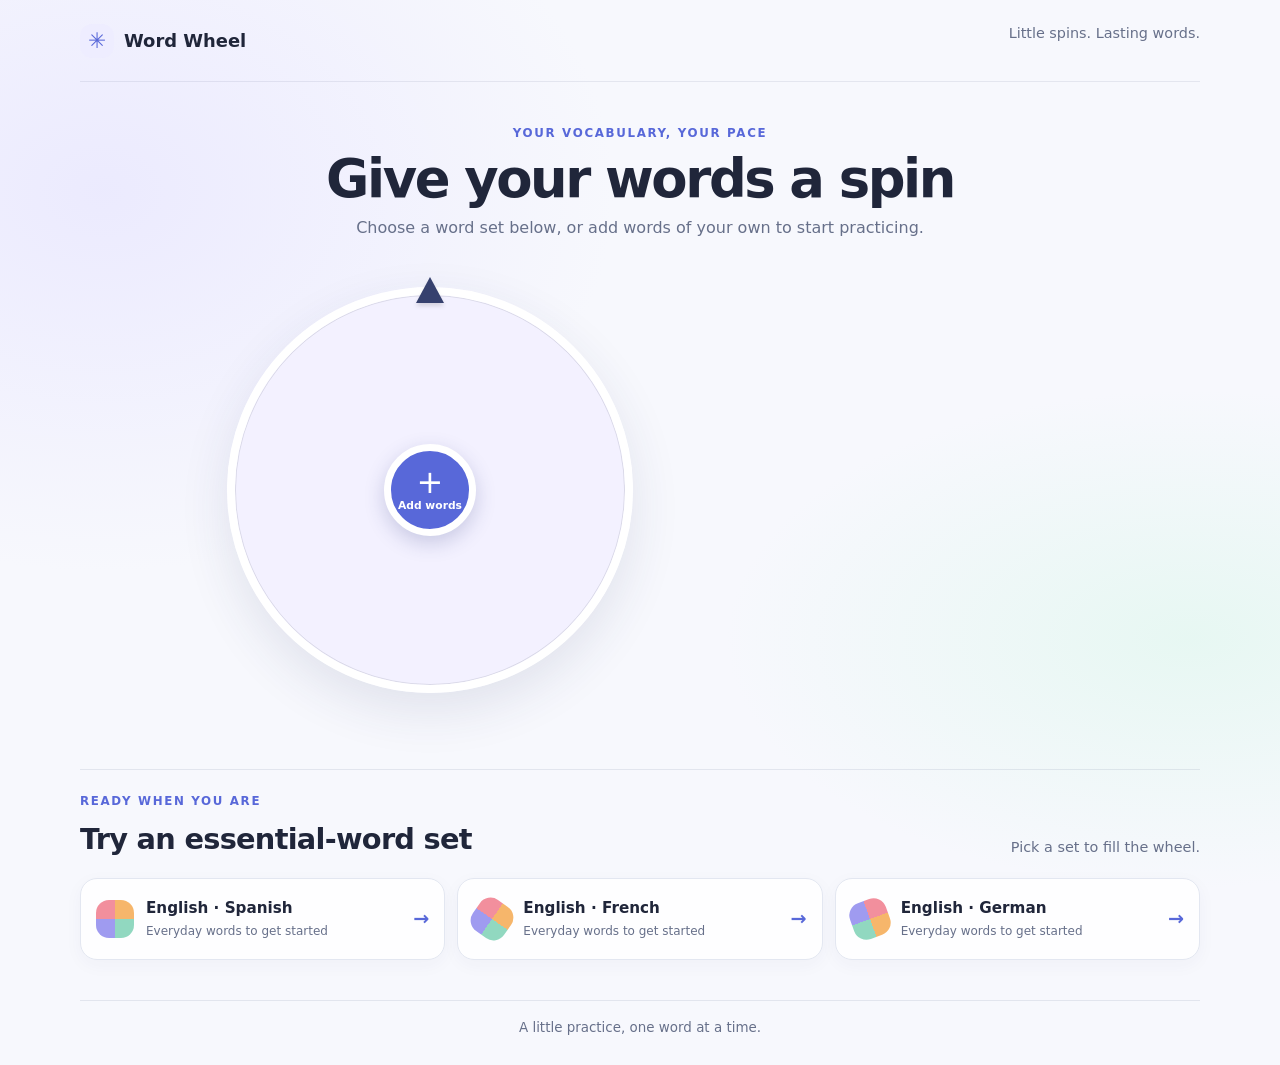
<file: index.html>
<!doctype html>
<html lang="en">
<head>
  <meta charset="utf-8">
  <meta name="viewport" content="width=device-width, initial-scale=1">
  <meta name="theme-color" content="#f6f7fc">
  <title>Word Wheel — Practice vocabulary</title>
  <link rel="stylesheet" href="styles.css">
  <script src="word-sets.js" defer></script>
  <script src="app.js" defer></script>
</head>
<body>
  <main class="page">
    <header class="site-header">
      <a class="brand" href="./" aria-label="Word Wheel home">
        <span class="brand-mark" aria-hidden="true">✳</span>
        <span>Word Wheel</span>
      </a>
      <p>Little spins. Lasting words.</p>
    </header>

    <section class="practice-section" aria-labelledby="page-title">
      <div class="section-heading">
        <p class="eyebrow">Your vocabulary, your pace</p>
        <h1 id="page-title">Give your words a spin</h1>
        <p class="intro">Choose a word set below, or add words of your own to start practicing.</p>
      </div>

      <div class="wheel-layout">
        <div class="wheel-column">
          <div class="wheel-shell">
            <span class="wheel-pointer" aria-hidden="true"></span>
            <div id="wheel" class="wheel" role="img" aria-label="An empty vocabulary wheel">
              <div id="wheel-labels" class="wheel-labels" aria-hidden="true"></div>
              <a id="add-words-link" class="wheel-add" href="add-words.html" aria-label="Add your own words">
                <span aria-hidden="true">+</span>
                <small>Add words</small>
              </a>
            </div>
          </div>
          <button id="spin-button" class="button button-primary spin-button" type="button" hidden>Spin the wheel</button>
          <p id="wheel-message" class="status-message" role="status" aria-live="polite"></p>
        </div>

        <section id="practice-panel" class="practice-panel" aria-label="Selected word" hidden>
          <p class="eyebrow">Your word</p>
          <button id="word-card" class="word-card" type="button" aria-label="Reveal translation" aria-pressed="false">
            <span class="card-inner">
              <span id="card-word" class="card-face card-front"></span>
              <span id="card-translation" class="card-face card-back" aria-hidden="true"></span>
            </span>
          </button>
          <p id="card-hint" class="card-hint">Take a moment to remember it, then tap the card.</p>
          <div id="recall-actions" class="recall-actions" hidden>
            <button id="got-it-button" class="button button-primary" type="button">I got it</button>
            <button id="not-yet-button" class="button button-secondary" type="button">Not yet</button>
          </div>
          <p id="recall-message" class="status-message" role="status" aria-live="polite"></p>
        </section>

        <section id="complete-panel" class="complete-panel" aria-live="polite" hidden>
          <span class="complete-icon" aria-hidden="true">✓</span>
          <p class="eyebrow">Round complete</p>
          <h2>Lovely work!</h2>
          <p>You got every word this round. Want to practice them again?</p>
          <div class="recall-actions">
            <button id="restart-button" class="button button-primary" type="button">Restart round</button>
            <button id="finish-button" class="button button-secondary" type="button">Finish</button>
          </div>
        </section>
      </div>
    </section>

    <section id="examples-section" class="examples-section" aria-labelledby="examples-title">
      <div class="examples-heading">
        <div>
          <p class="eyebrow">Ready when you are</p>
          <h2 id="examples-title">Try an essential-word set</h2>
        </div>
        <p>Pick a set to fill the wheel.</p>
      </div>
      <div id="example-sets" class="example-grid"></div>
    </section>

    <footer class="site-footer">A little practice, one word at a time.</footer>
  </main>
</body>
</html>
</file>
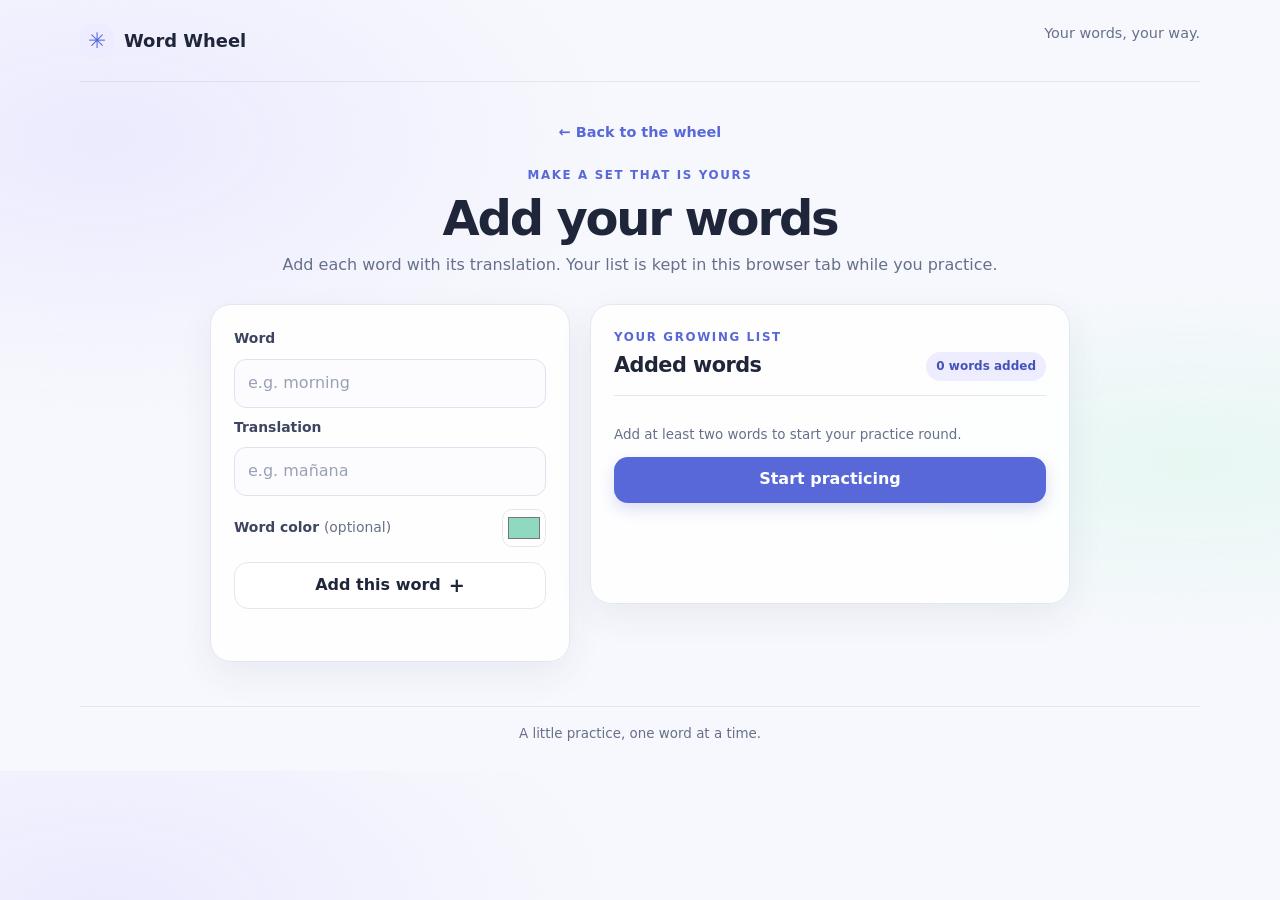
<file: add-words.html>
<!doctype html>
<html lang="en">
<head>
  <meta charset="utf-8">
  <meta name="viewport" content="width=device-width, initial-scale=1">
  <meta name="theme-color" content="#f6f7fc">
  <title>Add your words — Word Wheel</title>
  <link rel="stylesheet" href="styles.css">
  <script src="app.js" defer></script>
</head>
<body>
  <main class="page">
    <header class="site-header">
      <a class="brand" href="./" aria-label="Word Wheel home">
        <span class="brand-mark" aria-hidden="true">✳</span>
        <span>Word Wheel</span>
      </a>
      <p>Your words, your way.</p>
    </header>
    <section class="add-page-section" aria-labelledby="add-page-title">
      <div class="add-page-heading">
        <a class="back-link" href="./">← Back to the wheel</a>
        <p class="eyebrow">Make a set that is yours</p>
        <h1 id="add-page-title">Add your words</h1>
        <p class="intro">Add each word with its translation. Your list is kept in this browser tab while you practice.</p>
      </div>

      <div class="add-layout">
        <form id="word-form" class="word-form" novalidate>
          <label for="word-input">Word</label>
          <input id="word-input" name="word" type="text" autocomplete="off" placeholder="e.g. morning">

          <label for="translation-input">Translation</label>
          <input id="translation-input" name="translation" type="text" autocomplete="off" placeholder="e.g. mañana">

          <div class="color-field">
            <label for="color-input">Word color <span>(optional)</span></label>
            <input id="color-input" name="color" type="color" value="#91d8c0" aria-label="Choose a color for this word">
          </div>

          <button class="button button-secondary add-entry-button" type="submit">Add this word <span aria-hidden="true">+</span></button>
          <p id="form-message" class="form-message" role="status" aria-live="polite"></p>
        </form>

        <section class="added-words-panel" aria-labelledby="added-words-title">
          <div class="added-words-heading">
            <div>
              <p class="eyebrow">Your growing list</p>
              <h2 id="added-words-title">Added words</h2>
            </div>
            <span id="word-count" class="word-count">0 words added</span>
          </div>
          <ul id="custom-word-list" class="custom-word-list"></ul>
          <p class="minimum-hint">Add at least two words to start your practice round.</p>
          <button id="start-custom-practice" class="button button-primary start-custom-button" type="button">Start practicing</button>
        </section>
      </div>
    </section>
    <footer class="site-footer">A little practice, one word at a time.</footer>
  </main>
</body>
</html>
</file>
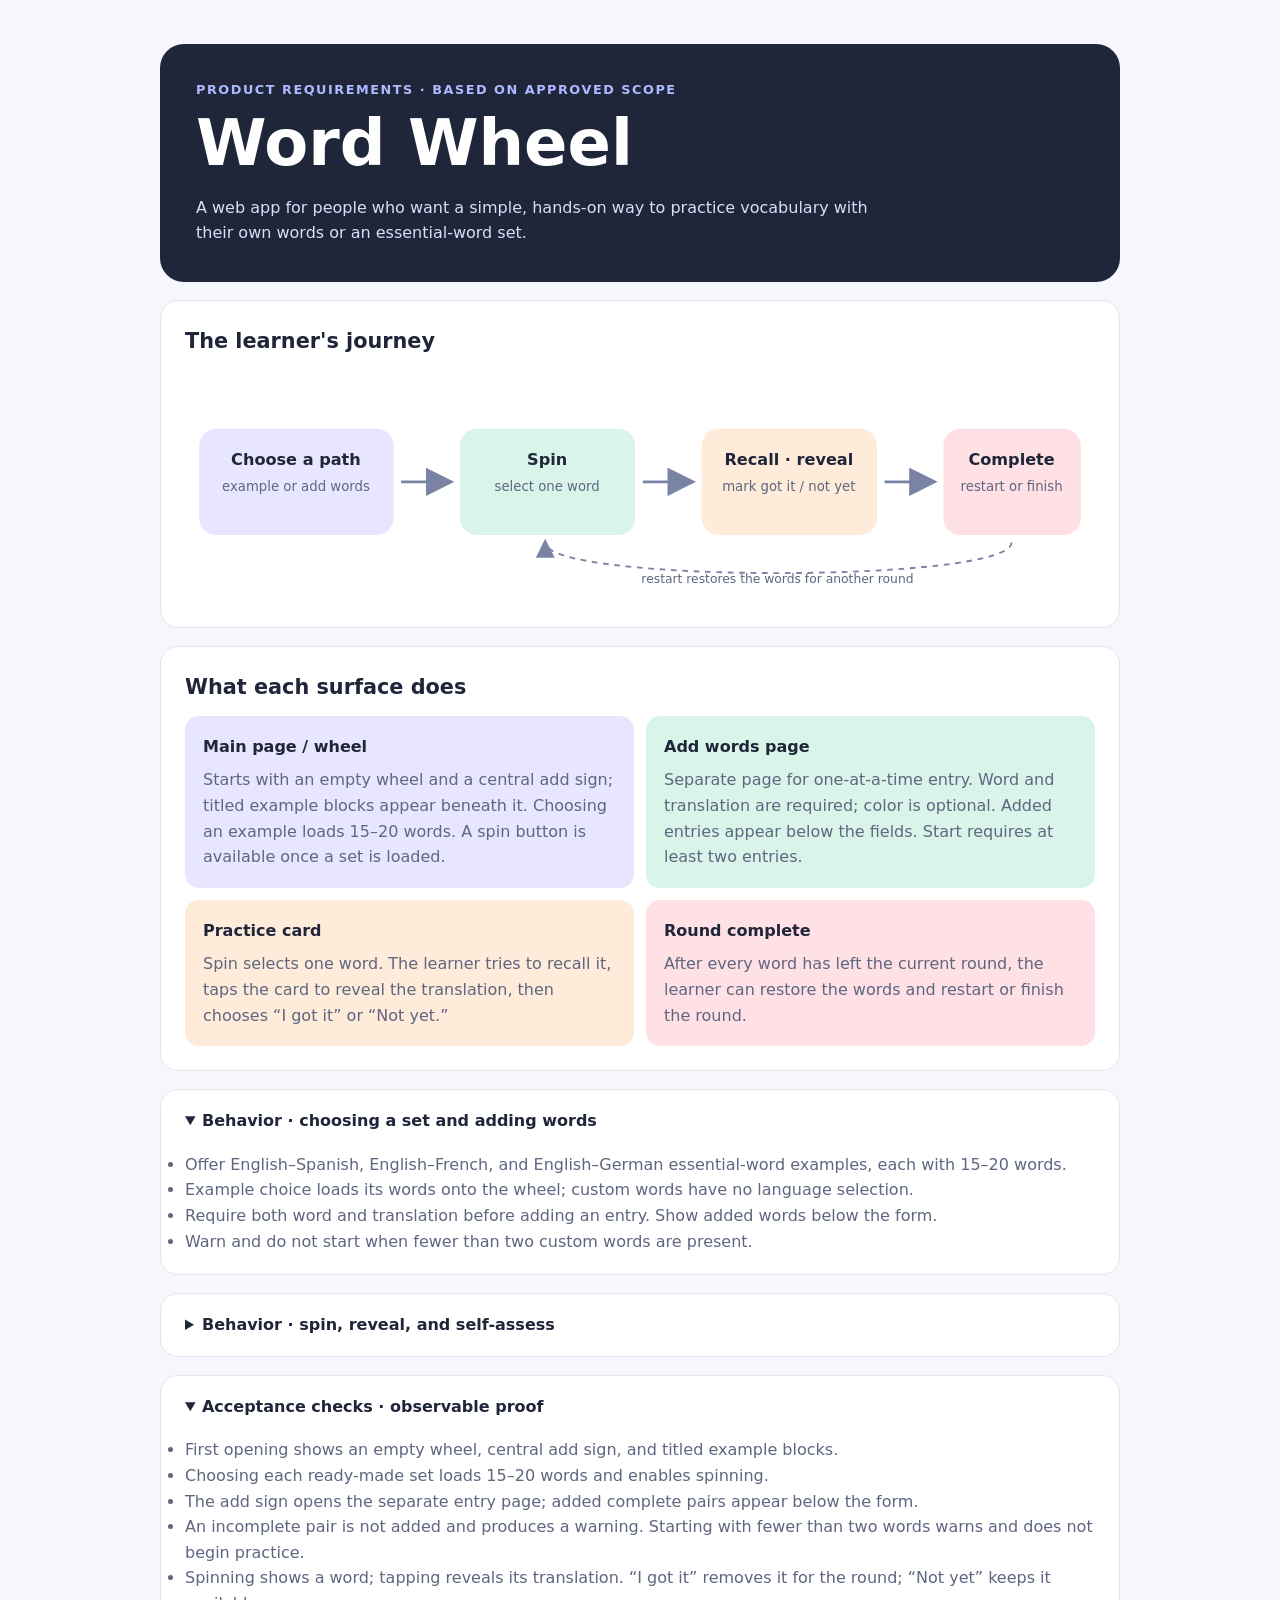
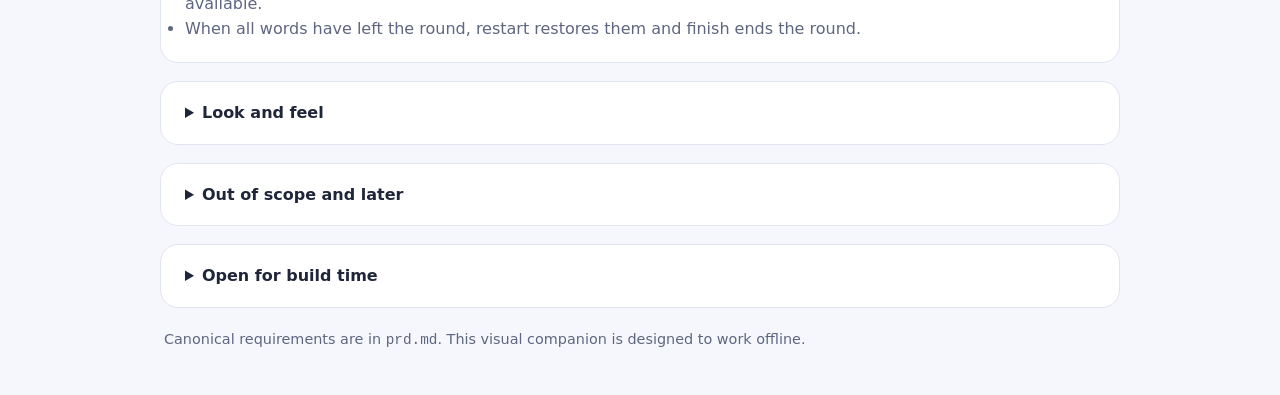
<file: devpost/prd.html>
<!doctype html>
<html lang="en">
<head>
  <meta charset="utf-8">
  <meta name="viewport" content="width=device-width, initial-scale=1">
  <title>Word Wheel — Product Requirements</title>
  <style>
    :root {
      color-scheme: light;
      --ink: #20263a;
      --muted: #5e6680;
      --paper: #f6f7fc;
      --card: #fff;
      --line: #e1e5f0;
      --blue: #5365d9;
      --mint: #d9f5e9;
      --lilac: #e8e6ff;
      --peach: #ffebd9;
      --rose: #ffe1e5;
    }
    * { box-sizing: border-box; }
    body { margin: 0; background: var(--paper); color: var(--ink); font: 16px/1.6 system-ui, -apple-system, "Segoe UI", sans-serif; }
    main { width: min(960px, calc(100% - 32px)); margin: 44px auto; }
    header { padding: 36px; border-radius: 24px; background: #20263a; color: white; }
    header p { max-width: 700px; margin-bottom: 0; color: #d8def8; }
    .eyebrow { color: #aebaff; font-size: .8rem; font-weight: 700; letter-spacing: .12em; text-transform: uppercase; }
    h1 { margin: 8px 0; font-size: clamp(2.3rem, 7vw, 4rem); line-height: 1.1; }
    h2 { margin: 0 0 12px; font-size: 1.3rem; }
    h3 { margin: 0 0 6px; font-size: 1rem; }
    section, details { margin-top: 18px; padding: 24px; border: 1px solid var(--line); border-radius: 18px; background: var(--card); }
    .diagram { overflow-x: auto; }
    svg { display: block; min-width: 700px; width: 100%; height: auto; }
    .screens { display: grid; grid-template-columns: repeat(2, minmax(0, 1fr)); gap: 12px; }
    .screen { padding: 18px; border-radius: 14px; background: var(--lilac); }
    .screen:nth-child(2) { background: var(--mint); }
    .screen:nth-child(3) { background: var(--peach); }
    .screen:nth-child(4) { background: var(--rose); }
    .screen p, .screen ul { margin: 8px 0 0; color: var(--muted); }
    .screen ul { padding-left: 20px; }
    details { padding: 0; }
    summary { padding: 18px 24px; cursor: pointer; font-weight: 700; }
    details p, details ul { margin: 0; padding: 0 24px 20px; color: var(--muted); }
    footer { margin: 20px 4px; color: var(--muted); font-size: .9rem; }
    @media (max-width: 640px) {
      main { margin: 20px auto; }
      header { padding: 26px; }
      section { padding: 18px; }
      .screens { grid-template-columns: 1fr; }
    }
  </style>
</head>
<body>
  <main>
    <header>
      <div class="eyebrow">Product requirements · based on approved scope</div>
      <h1>Word Wheel</h1>
      <p>A web app for people who want a simple, hands-on way to practice vocabulary with their own words or an essential-word set.</p>
    </header>

    <section class="diagram">
      <h2>The learner's journey</h2>
      <svg viewBox="0 0 960 245" role="img" aria-labelledby="journey-title journey-desc">
        <title id="journey-title">Word Wheel journey</title>
        <desc id="journey-desc">Choose an example set or add words, spin, flip the card to check the translation, mark recall, then restart or finish.</desc>
        <defs><marker id="arrow" markerWidth="10" markerHeight="10" refX="8" refY="5" orient="auto"><path d="M0 0L10 5L0 10z" fill="#7a83a4"></path></marker></defs>
        <rect x="15" y="62" width="205" height="112" rx="18" fill="#e8e6ff"></rect>
        <text x="117" y="100" text-anchor="middle" font-size="17" font-weight="700" fill="#20263a">Choose a path</text>
        <text x="117" y="128" text-anchor="middle" font-size="14" fill="#5e6680">example or add words</text>
        <path d="M228 118H278" stroke="#7a83a4" stroke-width="3" marker-end="url(#arrow)"></path>
        <rect x="290" y="62" width="185" height="112" rx="18" fill="#d9f5e9"></rect>
        <text x="382" y="100" text-anchor="middle" font-size="17" font-weight="700" fill="#20263a">Spin</text>
        <text x="382" y="128" text-anchor="middle" font-size="14" fill="#5e6680">select one word</text>
        <path d="M483 118H533" stroke="#7a83a4" stroke-width="3" marker-end="url(#arrow)"></path>
        <rect x="545" y="62" width="185" height="112" rx="18" fill="#ffebd9"></rect>
        <text x="637" y="100" text-anchor="middle" font-size="17" font-weight="700" fill="#20263a">Recall · reveal</text>
        <text x="637" y="128" text-anchor="middle" font-size="14" fill="#5e6680">mark got it / not yet</text>
        <path d="M738 118H788" stroke="#7a83a4" stroke-width="3" marker-end="url(#arrow)"></path>
        <rect x="800" y="62" width="145" height="112" rx="18" fill="#ffe1e5"></rect>
        <text x="872" y="100" text-anchor="middle" font-size="17" font-weight="700" fill="#20263a">Complete</text>
        <text x="872" y="128" text-anchor="middle" font-size="14" fill="#5e6680">restart or finish</text>
        <path d="M872 182C872 225 380 225 380 182" fill="none" stroke="#7a83a4" stroke-width="2" stroke-dasharray="6 6" marker-end="url(#arrow)"></path>
        <text x="625" y="225" text-anchor="middle" font-size="13" fill="#5e6680">restart restores the words for another round</text>
      </svg>
    </section>

    <section>
      <h2>What each surface does</h2>
      <div class="screens">
        <article class="screen">
          <h3>Main page / wheel</h3>
          <p>Starts with an empty wheel and a central add sign; titled example blocks appear beneath it. Choosing an example loads 15–20 words. A spin button is available once a set is loaded.</p>
        </article>
        <article class="screen">
          <h3>Add words page</h3>
          <p>Separate page for one-at-a-time entry. Word and translation are required; color is optional. Added entries appear below the fields. Start requires at least two entries.</p>
        </article>
        <article class="screen">
          <h3>Practice card</h3>
          <p>Spin selects one word. The learner tries to recall it, taps the card to reveal the translation, then chooses “I got it” or “Not yet.”</p>
        </article>
        <article class="screen">
          <h3>Round complete</h3>
          <p>After every word has left the current round, the learner can restore the words and restart or finish the round.</p>
        </article>
      </div>
    </section>

    <details open>
      <summary>Behavior · choosing a set and adding words</summary>
      <ul>
        <li>Offer English–Spanish, English–French, and English–German essential-word examples, each with 15–20 words.</li>
        <li>Example choice loads its words onto the wheel; custom words have no language selection.</li>
        <li>Require both word and translation before adding an entry. Show added words below the form.</li>
        <li>Warn and do not start when fewer than two custom words are present.</li>
      </ul>
    </details>
    <details>
      <summary>Behavior · spin, reveal, and self-assess</summary>
      <ul>
        <li>Show the selected word on a card; tapping flips it to reveal its translation.</li>
        <li>“I got it” removes that word for this round; “Not yet” keeps it for another turn.</li>
        <li>When all words have left the wheel, offer restart or finish. Restart restores the words.</li>
      </ul>
    </details>
    <details open>
      <summary>Acceptance checks · observable proof</summary>
      <ul>
        <li>First opening shows an empty wheel, central add sign, and titled example blocks.</li>
        <li>Choosing each ready-made set loads 15–20 words and enables spinning.</li>
        <li>The add sign opens the separate entry page; added complete pairs appear below the form.</li>
        <li>An incomplete pair is not added and produces a warning. Starting with fewer than two words warns and does not begin practice.</li>
        <li>Spinning shows a word; tapping reveals its translation. “I got it” removes it for the round; “Not yet” keeps it available.</li>
        <li>When all words have left the round, restart restores them and finish ends the round.</li>
      </ul>
    </details>
    <details>
      <summary>Look and feel</summary>
      <p>Use a clear, cheerful style that makes the colorful wheel prominent and controls easy to understand. The learner delegated visual choices to the assistant and did not specify a font, palette, or reference.</p>
    </details>
    <details>
      <summary>Out of scope and later</summary>
      <p>Accounts and saved progress are deferred to a later version. The first version does not automatically grade spoken or typed translations; learners self-assess.</p>
    </details>
    <details>
      <summary>Open for build time</summary>
      <p>The exact words in the three ready-made sets can be chosen during the build, as requested.</p>
    </details>
    <footer>Canonical requirements are in <code>prd.md</code>. This visual companion is designed to work offline.</footer>
  </main>
</body>
</html>
</file>
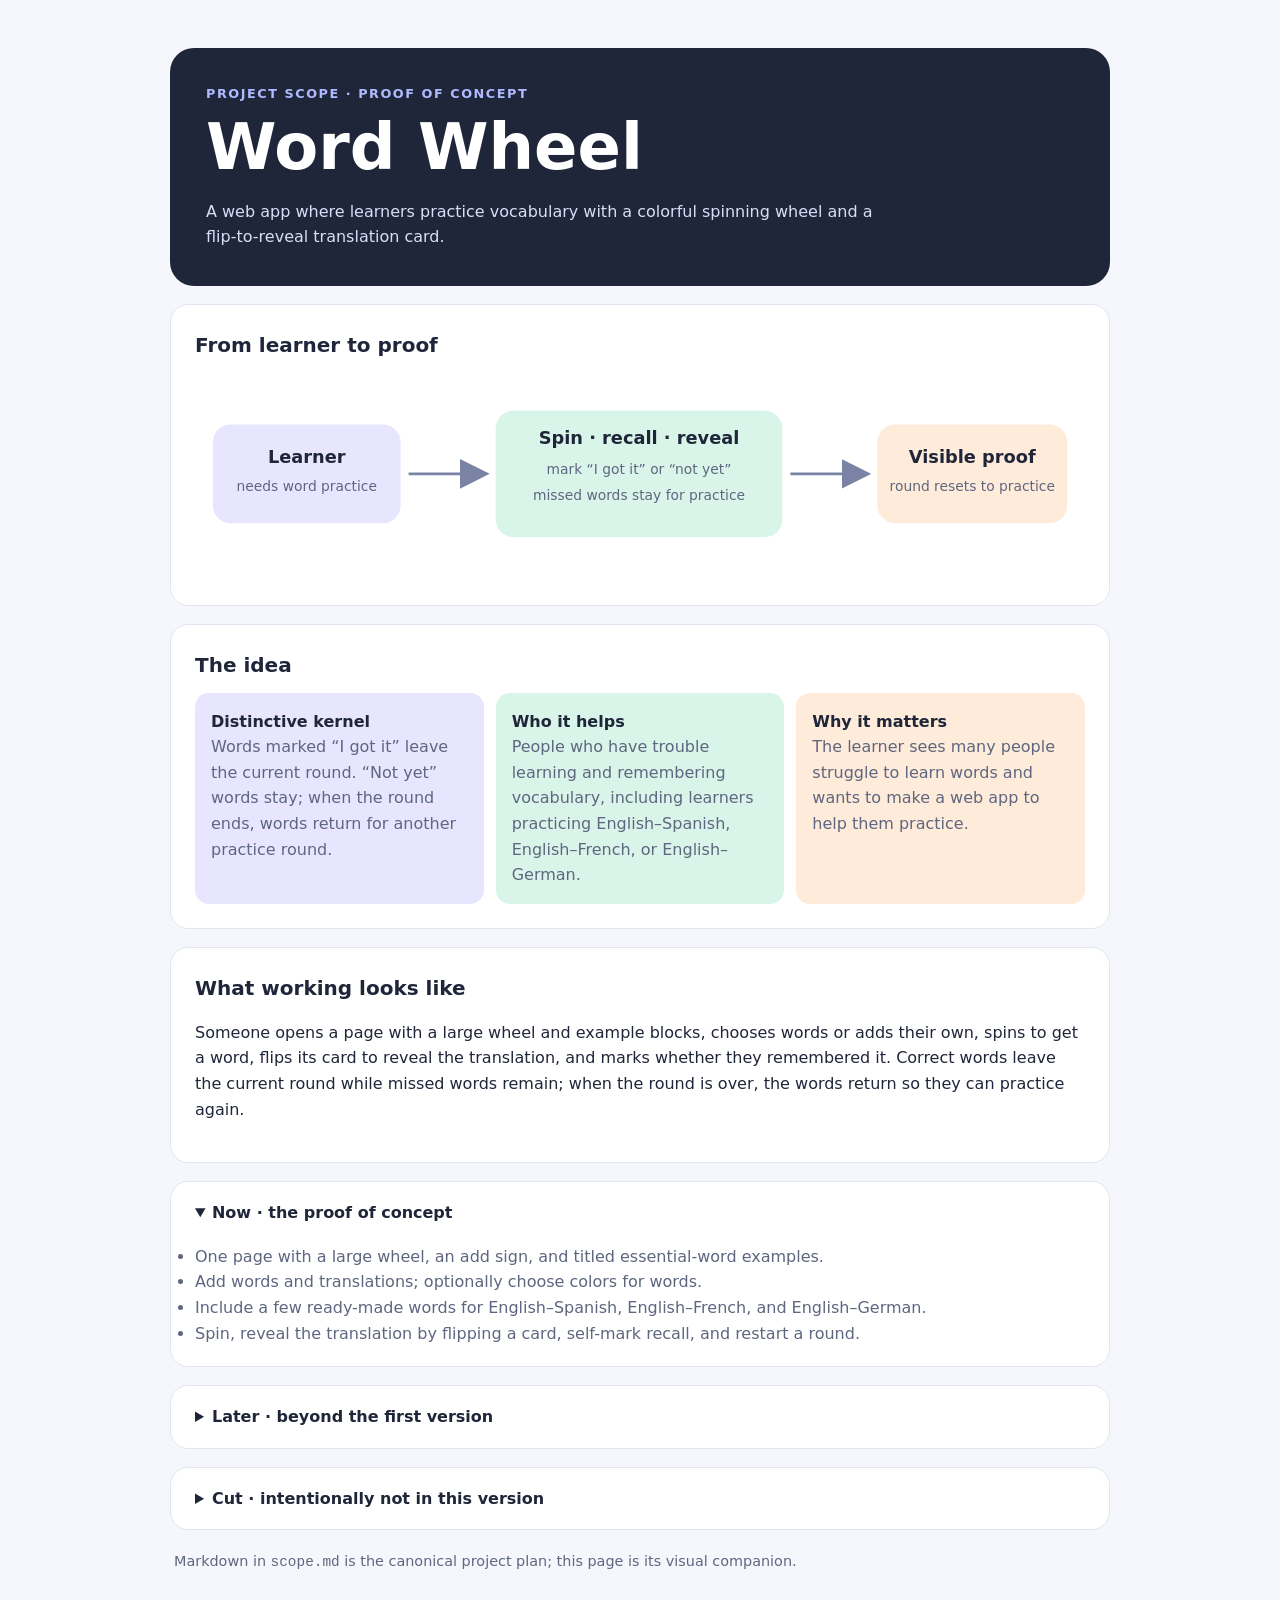
<file: devpost/scope.html>
<!doctype html>
<html lang="en">
<head>
  <meta charset="utf-8">
  <meta name="viewport" content="width=device-width, initial-scale=1">
  <title>Word Wheel - Project Scope</title>
  <style>
    :root {
      color-scheme: light;
      --ink: #20263a;
      --muted: #5e6680;
      --paper: #f6f7fc;
      --card: #fff;
      --line: #e1e5f0;
      --blue: #5365d9;
      --mint: #d9f5e9;
      --lilac: #e8e6ff;
      --peach: #ffebd9;
    }
    * { box-sizing: border-box; }
    body {
      margin: 0;
      background: var(--paper);
      color: var(--ink);
      font: 16px/1.6 system-ui, -apple-system, "Segoe UI", sans-serif;
    }
    main { width: min(940px, calc(100% - 32px)); margin: 48px auto; }
    header { padding: 36px; border-radius: 24px; background: #20263a; color: white; }
    header p { max-width: 680px; margin-bottom: 0; color: #d8def8; }
    .eyebrow { color: #aebaff; font-size: .8rem; font-weight: 700; letter-spacing: .12em; text-transform: uppercase; }
    h1 { margin: 8px 0; font-size: clamp(2.3rem, 7vw, 4rem); line-height: 1.1; }
    h2 { margin: 0 0 12px; font-size: 1.25rem; }
    section, details { margin-top: 18px; padding: 24px; border: 1px solid var(--line); border-radius: 18px; background: var(--card); }
    .diagram { overflow-x: auto; }
    svg { display: block; min-width: 620px; width: 100%; height: auto; }
    .flow { display: grid; grid-template-columns: repeat(3, 1fr); gap: 12px; }
    .flow article { padding: 16px; border-radius: 14px; background: var(--lilac); }
    .flow article:nth-child(2) { background: var(--mint); }
    .flow article:nth-child(3) { background: var(--peach); }
    .flow p, .stake p { margin: 0; color: var(--muted); }
    details { padding: 0; }
    summary { padding: 18px 24px; cursor: pointer; font-weight: 700; }
    details p, details ul { margin: 0; padding: 0 24px 20px; color: var(--muted); }
    footer { margin: 20px 4px; color: var(--muted); font-size: .9rem; }
    @media (max-width: 620px) {
      main { margin: 20px auto; }
      header { padding: 26px; }
      .flow { grid-template-columns: 1fr; }
      section { padding: 18px; }
    }
  </style>
</head>
<body>
  <main>
    <header>
      <div class="eyebrow">Project scope · proof of concept</div>
      <h1>Word Wheel</h1>
      <p>A web app where learners practice vocabulary with a colorful spinning wheel and a flip-to-reveal translation card.</p>
    </header>

    <section class="diagram">
      <h2>From learner to proof</h2>
      <svg viewBox="0 0 900 210" role="img" aria-labelledby="diagram-title diagram-desc">
        <title id="diagram-title">Word Wheel practice loop</title>
        <desc id="diagram-desc">A vocabulary learner spins a wheel, checks the translation on a card, marks recall, and practices the remaining words again.</desc>
        <defs>
          <marker id="arrow" markerWidth="10" markerHeight="10" refX="8" refY="5" orient="auto">
            <path d="M0 0L10 5L0 10z" fill="#7a83a4"></path>
          </marker>
        </defs>
        <rect x="18" y="52" width="190" height="100" rx="18" fill="#e8e6ff"></rect>
        <text x="113" y="91" text-anchor="middle" font-size="18" font-weight="700" fill="#20263a">Learner</text>
        <text x="113" y="119" text-anchor="middle" font-size="14" fill="#5e6680">needs word practice</text>
        <path d="M216 102H292" stroke="#7a83a4" stroke-width="3" marker-end="url(#arrow)"></path>
        <rect x="304" y="38" width="290" height="128" rx="18" fill="#d9f5e9"></rect>
        <text x="449" y="72" text-anchor="middle" font-size="18" font-weight="700" fill="#20263a">Spin · recall · reveal</text>
        <text x="449" y="102" text-anchor="middle" font-size="14" fill="#5e6680">mark “I got it” or “not yet”</text>
        <text x="449" y="128" text-anchor="middle" font-size="14" fill="#5e6680">missed words stay for practice</text>
        <path d="M602 102H678" stroke="#7a83a4" stroke-width="3" marker-end="url(#arrow)"></path>
        <rect x="690" y="52" width="192" height="100" rx="18" fill="#ffebd9"></rect>
        <text x="786" y="91" text-anchor="middle" font-size="18" font-weight="700" fill="#20263a">Visible proof</text>
        <text x="786" y="119" text-anchor="middle" font-size="14" fill="#5e6680">round resets to practice</text>
      </svg>
    </section>

    <section>
      <h2>The idea</h2>
      <div class="flow">
        <article><strong>Distinctive kernel</strong><p>Words marked “I got it” leave the current round. “Not yet” words stay; when the round ends, words return for another practice round.</p></article>
        <article><strong>Who it helps</strong><p>People who have trouble learning and remembering vocabulary, including learners practicing English–Spanish, English–French, or English–German.</p></article>
        <article><strong>Why it matters</strong><p>The learner sees many people struggle to learn words and wants to make a web app to help them practice.</p></article>
      </div>
    </section>

    <section>
      <h2>What working looks like</h2>
      <p>Someone opens a page with a large wheel and example blocks, chooses words or adds their own, spins to get a word, flips its card to reveal the translation, and marks whether they remembered it. Correct words leave the current round while missed words remain; when the round is over, the words return so they can practice again.</p>
    </section>

    <details open>
      <summary>Now · the proof of concept</summary>
      <ul>
        <li>One page with a large wheel, an add sign, and titled essential-word examples.</li>
        <li>Add words and translations; optionally choose colors for words.</li>
        <li>Include a few ready-made words for English–Spanish, English–French, and English–German.</li>
        <li>Spin, reveal the translation by flipping a card, self-mark recall, and restart a round.</li>
      </ul>
    </details>
    <details>
      <summary>Later · beyond the first version</summary>
      <p>Accounts that save progress between visits.</p>
    </details>
    <details>
      <summary>Cut · intentionally not in this version</summary>
      <p>Accounts and persistent progress are left out because the learner identified them as a future addition, not part of the first practice experiment.</p>
    </details>
    <footer>Markdown in <code>scope.md</code> is the canonical project plan; this page is its visual companion.</footer>
  </main>
</body>
</html>
</file>
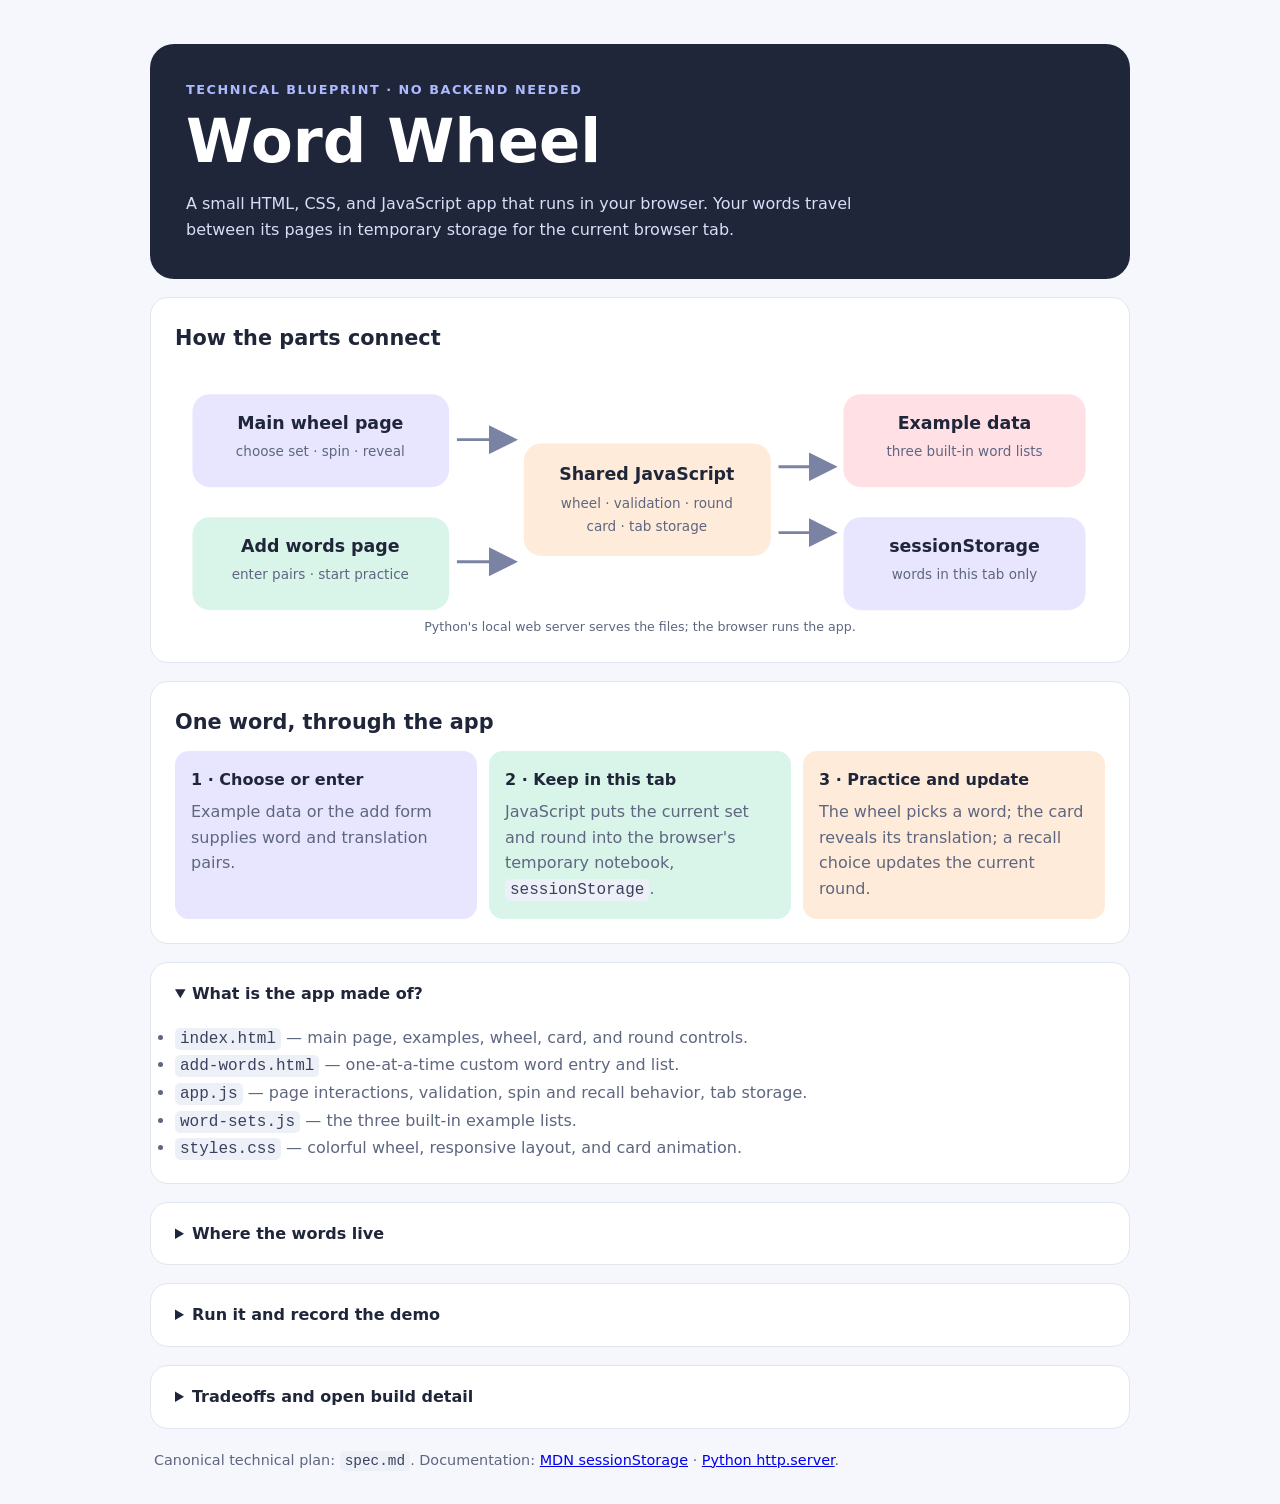
<file: devpost/spec.html>
<!doctype html>
<html lang="en">
<head>
  <meta charset="utf-8">
  <meta name="viewport" content="width=device-width, initial-scale=1">
  <title>Word Wheel — Technical Blueprint</title>
  <style>
    :root {
      color-scheme: light;
      --ink: #20263a;
      --muted: #5e6680;
      --paper: #f6f7fc;
      --card: #fff;
      --line: #e1e5f0;
      --blue: #5365d9;
      --mint: #d9f5e9;
      --lilac: #e8e6ff;
      --peach: #ffebd9;
      --rose: #ffe1e5;
    }
    * { box-sizing: border-box; }
    body { margin: 0; background: var(--paper); color: var(--ink); font: 16px/1.6 system-ui, -apple-system, "Segoe UI", sans-serif; }
    main { width: min(980px, calc(100% - 32px)); margin: 44px auto; }
    header { padding: 36px; border-radius: 24px; background: #20263a; color: white; }
    header p { max-width: 720px; margin-bottom: 0; color: #d8def8; }
    .eyebrow { color: #aebaff; font-size: .8rem; font-weight: 700; letter-spacing: .12em; text-transform: uppercase; }
    h1 { margin: 8px 0; font-size: clamp(2.2rem, 7vw, 3.8rem); line-height: 1.1; }
    h2 { margin: 0 0 12px; font-size: 1.3rem; }
    h3 { margin: 0 0 6px; font-size: 1rem; }
    section, details { margin-top: 18px; padding: 24px; border: 1px solid var(--line); border-radius: 18px; background: var(--card); }
    .diagram { overflow-x: auto; }
    svg { display: block; min-width: 720px; width: 100%; height: auto; }
    .grid { display: grid; grid-template-columns: repeat(3, 1fr); gap: 12px; }
    .card { padding: 16px; border-radius: 14px; background: var(--lilac); }
    .card:nth-child(2) { background: var(--mint); }
    .card:nth-child(3) { background: var(--peach); }
    .card p { margin: 0; color: var(--muted); }
    details { padding: 0; }
    summary { padding: 18px 24px; cursor: pointer; font-weight: 700; }
    details p, details ul, details ol { margin: 0; padding: 0 24px 20px; color: var(--muted); }
    footer { margin: 20px 4px; color: var(--muted); font-size: .9rem; }
    code { padding: 2px 5px; border-radius: 5px; background: #eef0f7; color: #39415e; }
    @media (max-width: 650px) {
      main { margin: 20px auto; }
      header { padding: 26px; }
      section { padding: 18px; }
      .grid { grid-template-columns: 1fr; }
    }
  </style>
</head>
<body>
  <main>
    <header>
      <div class="eyebrow">Technical blueprint · no backend needed</div>
      <h1>Word Wheel</h1>
      <p>A small HTML, CSS, and JavaScript app that runs in your browser. Your words travel between its pages in temporary storage for the current browser tab.</p>
    </header>

    <section class="diagram">
      <h2>How the parts connect</h2>
      <svg viewBox="0 0 960 280" role="img" aria-labelledby="arch-title arch-desc">
        <title id="arch-title">Word Wheel pages and browser storage</title>
        <desc id="arch-desc">The main page and add words page use shared JavaScript and CSS. The example data and temporary session storage supply the word lists. Everything runs in the local browser from a Python static server.</desc>
        <defs><marker id="arrow" markerWidth="10" markerHeight="10" refX="8" refY="5" orient="auto"><path d="M0 0L10 5L0 10z" fill="#7a83a4"></path></marker></defs>
        <rect x="18" y="28" width="265" height="96" rx="18" fill="#e8e6ff"></rect>
        <text x="150" y="64" text-anchor="middle" font-size="18" font-weight="700" fill="#20263a">Main wheel page</text>
        <text x="150" y="92" text-anchor="middle" font-size="14" fill="#5e6680">choose set · spin · reveal</text>
        <rect x="18" y="155" width="265" height="96" rx="18" fill="#d9f5e9"></rect>
        <text x="150" y="191" text-anchor="middle" font-size="18" font-weight="700" fill="#20263a">Add words page</text>
        <text x="150" y="219" text-anchor="middle" font-size="14" fill="#5e6680">enter pairs · start practice</text>
        <rect x="360" y="79" width="255" height="116" rx="18" fill="#ffebd9"></rect>
        <text x="487" y="117" text-anchor="middle" font-size="18" font-weight="700" fill="#20263a">Shared JavaScript</text>
        <text x="487" y="146" text-anchor="middle" font-size="14" fill="#5e6680">wheel · validation · round</text>
        <text x="487" y="169" text-anchor="middle" font-size="14" fill="#5e6680">card · tab storage</text>
        <path d="M291 75H348" stroke="#7a83a4" stroke-width="3" marker-end="url(#arrow)"></path>
        <path d="M291 201H348" stroke="#7a83a4" stroke-width="3" marker-end="url(#arrow)"></path>
        <rect x="690" y="28" width="250" height="96" rx="18" fill="#ffe1e5"></rect>
        <text x="815" y="64" text-anchor="middle" font-size="18" font-weight="700" fill="#20263a">Example data</text>
        <text x="815" y="92" text-anchor="middle" font-size="14" fill="#5e6680">three built-in word lists</text>
        <rect x="690" y="155" width="250" height="96" rx="18" fill="#e8e6ff"></rect>
        <text x="815" y="191" text-anchor="middle" font-size="18" font-weight="700" fill="#20263a">sessionStorage</text>
        <text x="815" y="219" text-anchor="middle" font-size="14" fill="#5e6680">words in this tab only</text>
        <path d="M623 103H678" stroke="#7a83a4" stroke-width="3" marker-end="url(#arrow)"></path>
        <path d="M623 171H678" stroke="#7a83a4" stroke-width="3" marker-end="url(#arrow)"></path>
        <text x="480" y="273" text-anchor="middle" font-size="13" fill="#5e6680">Python's local web server serves the files; the browser runs the app.</text>
      </svg>
    </section>

    <section>
      <h2>One word, through the app</h2>
      <div class="grid">
        <article class="card"><h3>1 · Choose or enter</h3><p>Example data or the add form supplies word and translation pairs.</p></article>
        <article class="card"><h3>2 · Keep in this tab</h3><p>JavaScript puts the current set and round into the browser's temporary notebook, <code>sessionStorage</code>.</p></article>
        <article class="card"><h3>3 · Practice and update</h3><p>The wheel picks a word; the card reveals its translation; a recall choice updates the current round.</p></article>
      </div>
    </section>

    <details open>
      <summary>What is the app made of?</summary>
      <ul>
        <li><code>index.html</code> — main page, examples, wheel, card, and round controls.</li>
        <li><code>add-words.html</code> — one-at-a-time custom word entry and list.</li>
        <li><code>app.js</code> — page interactions, validation, spin and recall behavior, tab storage.</li>
        <li><code>word-sets.js</code> — the three built-in example lists.</li>
        <li><code>styles.css</code> — colorful wheel, responsive layout, and card animation.</li>
      </ul>
    </details>
    <details>
      <summary>Where the words live</summary>
      <p>Custom words and the active round are kept in <code>sessionStorage</code>, which acts like a short-term notebook for this browser tab. They stay available when navigating between the two pages or refreshing in this tab, but are cleared when the tab closes. There is no account, database, or promise of saving progress for another visit.</p>
    </details>
    <details>
      <summary>Run it and record the demo</summary>
      <ol>
        <li>From the project folder, run <code>py -m http.server 8000</code> (or <code>python -m http.server 8000</code>).</li>
        <li>Open <code>http://localhost:8000/</code> in a browser.</li>
        <li>Choose an example or add at least two custom words, then show spin, card reveal, both recall outcomes, and restart/finish.</li>
      </ol>
      <p>No packages, API keys, or deployment are required. The submission still needs a short demo video and a public GitHub repository.</p>
    </details>
    <details>
      <summary>Tradeoffs and open build detail</summary>
      <p>This keeps the proof of concept local and avoids a backend; closing the tab clears temporary words. Exact example vocabulary can be selected during the build. Use a clear, cheerful appearance and keep the wheel prominent.</p>
    </details>
    <footer>Canonical technical plan: <code>spec.md</code>. Documentation: <a href="https://developer.mozilla.org/en-US/docs/Web/API/Window/sessionStorage">MDN sessionStorage</a> · <a href="https://docs.python.org/3/library/http.server.html">Python http.server</a>.</footer>
  </main>
</body>
</html>
</file>
<file: styles.css>
:root {
  color-scheme: light;
  --ink: #20263a;
  --muted: #67708a;
  --paper: #f7f8fd;
  --line: #e3e7f1;
  --white: #fff;
  --blue: #5868d9;
  --blue-dark: #4352bc;
  --lilac: #eeedff;
  --mint: #e1f7ee;
  --peach: #fff0df;
  --rose: #ffe7ea;
  --shadow: 0 18px 50px rgba(43, 52, 99, .11);
}

* { box-sizing: border-box; }

body {
  margin: 0;
  background:
    radial-gradient(ellipse at 8% 18%, rgba(231, 229, 255, .72), transparent 32rem),
    radial-gradient(ellipse at 93% 60%, rgba(221, 247, 236, .62), transparent 29rem),
    var(--paper);
  color: var(--ink);
  font: 16px/1.55 system-ui, -apple-system, "Segoe UI", sans-serif;
}

button, a { font: inherit; }
button { color: inherit; }
[hidden] { display: none !important; }

.page { width: min(1120px, calc(100% - 36px)); margin: 0 auto; }

.site-header {
  display: flex;
  min-height: 82px;
  align-items: center;
  justify-content: space-between;
  border-bottom: 1px solid rgba(111, 120, 157, .14);
}

.brand {
  display: inline-flex;
  align-items: center;
  gap: 10px;
  color: var(--ink);
  font-size: 1.12rem;
  font-weight: 800;
  text-decoration: none;
}

.brand-mark {
  display: grid;
  width: 34px;
  height: 34px;
  place-items: center;
  border-radius: 12px;
  background: var(--lilac);
  color: var(--blue);
  font-size: 1.35rem;
}

.site-header > p { color: var(--muted); font-size: .9rem; }
.practice-section { padding: 42px 0 34px; }
.section-heading { text-align: center; }
.eyebrow { margin: 0 0 7px; color: var(--blue); font-size: .74rem; font-weight: 800; letter-spacing: .14em; text-transform: uppercase; }
h1, h2, p { margin-top: 0; }
h1 { margin-bottom: 8px; font-size: clamp(2rem, 5vw, 3.3rem); letter-spacing: -.045em; line-height: 1.12; }
.intro { margin: 0 auto; color: var(--muted); }

.wheel-layout {
  display: grid;
  grid-template-columns: minmax(290px, 460px) minmax(230px, 330px);
  align-items: center;
  justify-content: center;
  gap: clamp(25px, 7vw, 90px);
  margin-top: 34px;
}

.wheel-column { display: flex; flex-direction: column; align-items: center; }
.wheel-shell { position: relative; width: min(100%, 430px); aspect-ratio: 1; padding: 12px; }
.wheel {
  position: relative;
  width: 100%;
  height: 100%;
  overflow: hidden;
  border: 8px solid var(--white);
  border-radius: 50%;
  box-shadow: var(--shadow), inset 0 0 0 1px rgba(32, 38, 58, .05);
  transition: transform 2.8s cubic-bezier(.12,.72,.12,1);
  will-change: transform;
}

.wheel::after {
  position: absolute;
  z-index: 1;
  inset: 0;
  border: 1px solid rgba(49, 54, 84, .08);
  border-radius: inherit;
  content: "";
  pointer-events: none;
}

.wheel-pointer {
  position: absolute;
  z-index: 3;
  top: 2px;
  left: 50%;
  width: 0;
  height: 0;
  transform: translateX(-50%);
  border-right: 14px solid transparent;
  border-bottom: 26px solid #36416e;
  border-left: 14px solid transparent;
  filter: drop-shadow(0 3px 2px rgba(0, 0, 0, .13));
}

.wheel-labels { position: absolute; inset: 0; }
.wheel-label {
  position: absolute;
  z-index: 1;
  display: block;
  max-width: 92px;
  overflow: hidden;
  padding: 3px 7px;
  border-radius: 999px;
  background: rgba(255, 255, 255, .77);
  color: #28304b;
  font-size: clamp(.55rem, 1.4vw, .76rem);
  font-weight: 750;
  line-height: 1.25;
  text-align: center;
  text-overflow: ellipsis;
  white-space: nowrap;
  transform: translate(-50%, -50%) rotate(var(--counter-rotation, 0deg));
}

.wheel-add {
  position: absolute;
  z-index: 2;
  top: 50%;
  left: 50%;
  display: flex;
  width: 92px;
  height: 92px;
  transform: translate(-50%, -50%);
  flex-direction: column;
  align-items: center;
  justify-content: center;
  border: 7px solid var(--white);
  border-radius: 50%;
  background: var(--blue);
  box-shadow: 0 7px 20px rgba(52, 61, 129, .22);
  color: white;
  text-decoration: none;
  transition: background .18s ease, transform .18s ease;
}

.wheel-add:hover { transform: translate(-50%, -50%) scale(1.05); background: var(--blue-dark); }
.wheel-add > span { font-size: 2rem; font-weight: 400; line-height: 1; }
.wheel-add small { font-size: .67rem; font-weight: 700; }

.button {
  display: inline-flex;
  min-height: 46px;
  align-items: center;
  justify-content: center;
  padding: 10px 20px;
  border: 0;
  border-radius: 14px;
  cursor: pointer;
  font-weight: 750;
  transition: transform .16s ease, background .16s ease, box-shadow .16s ease;
}

.button:hover:not(:disabled) { transform: translateY(-1px); }
.button:focus-visible, a:focus-visible, .word-card:focus-visible { outline: 3px solid #f0b75a; outline-offset: 3px; }
.button:disabled { cursor: wait; opacity: .72; }
.button-primary { background: var(--blue); box-shadow: 0 6px 15px rgba(75, 88, 194, .2); color: white; }
.button-primary:hover:not(:disabled) { background: var(--blue-dark); }
.button-secondary { border: 1px solid var(--line); background: white; color: var(--ink); }
.spin-button { min-width: 180px; margin-top: 15px; }
.status-message { min-height: 1.5em; margin: 8px 0 0; color: #9b3e50; font-size: .9rem; text-align: center; }

.practice-panel, .complete-panel {
  width: 100%;
  padding: 24px;
  border: 1px solid var(--line);
  border-radius: 23px;
  background: rgba(255, 255, 255, .85);
  box-shadow: 0 12px 36px rgba(43, 52, 99, .08);
  text-align: center;
}

.practice-panel .eyebrow { margin-bottom: 13px; }
.word-card { display: block; width: 100%; height: 154px; padding: 0; border: 0; border-radius: 18px; background: transparent; cursor: pointer; perspective: 900px; }
.card-inner { position: relative; display: block; width: 100%; height: 100%; transform-style: preserve-3d; transition: transform .55s cubic-bezier(.2,.7,.2,1); }
.word-card.is-flipped .card-inner { transform: rotateY(180deg); }
.card-face {
  position: absolute;
  inset: 0;
  display: grid;
  place-items: center;
  padding: 18px;
  border: 1px solid rgba(83, 101, 217, .12);
  border-radius: 18px;
  background: linear-gradient(145deg, #f0efff, #fff);
  backface-visibility: hidden;
  color: var(--ink);
  font-size: clamp(1.35rem, 4vw, 2rem);
  font-weight: 800;
  overflow-wrap: anywhere;
}
.card-back { transform: rotateY(180deg); background: linear-gradient(145deg, #e5f8ee, #fff); }
.card-hint { margin: 11px 0 0; color: var(--muted); font-size: .87rem; }
.recall-actions { display: flex; flex-wrap: wrap; justify-content: center; gap: 9px; margin-top: 17px; }
.complete-panel { align-self: center; }
.complete-panel h2 { margin: 0 0 5px; }
.complete-panel > p:not(.eyebrow) { color: var(--muted); }
.complete-icon { display: grid; width: 48px; height: 48px; margin: 0 auto 12px; place-items: center; border-radius: 50%; background: var(--mint); color: #268a67; font-size: 1.4rem; font-weight: 800; }
.empty-message { width: min(100%, 620px); margin: 20px auto; padding: 36px; border: 1px solid var(--line); border-radius: 23px; background: rgba(255, 255, 255, .88); box-shadow: var(--shadow); text-align: center; }
.empty-message h1 { font-size: clamp(1.8rem, 4vw, 2.7rem); }
.empty-message .intro { max-width: 460px; }
.return-link { margin-top: 18px; text-decoration: none; }
.add-page-section { padding: 38px 0 44px; }
.add-page-heading { margin: 0 auto 26px; text-align: center; }
.back-link { display: inline-block; margin-bottom: 23px; color: var(--blue); font-size: .9rem; font-weight: 750; text-decoration: none; }
.back-link:hover { text-decoration: underline; }
.add-page-heading h1 { font-size: clamp(2rem, 5vw, 3rem); }
.add-layout { display: grid; grid-template-columns: minmax(250px, 360px) minmax(280px, 480px); justify-content: center; align-items: start; gap: 20px; }
.word-form, .added-words-panel { padding: 23px; border: 1px solid var(--line); border-radius: 21px; background: rgba(255, 255, 255, .9); box-shadow: 0 12px 36px rgba(43, 52, 99, .07); }
.word-form { display: grid; gap: 9px; }
.word-form > label, .color-field label { color: #3d4561; font-size: .87rem; font-weight: 750; }
.word-form input[type="text"] { width: 100%; min-height: 47px; padding: 11px 13px; border: 1px solid #dfe3ef; border-radius: 12px; background: #fcfcff; color: var(--ink); font: inherit; }
.word-form input[type="text"]:focus { border-color: var(--blue); outline: 3px solid rgba(83, 101, 217, .14); }
.word-form input::placeholder { color: #9aa1b5; }
.color-field { display: flex; align-items: center; justify-content: space-between; gap: 14px; margin-top: 4px; }
.color-field label span { color: var(--muted); font-weight: 500; }
.color-field input[type="color"] { width: 44px; height: 38px; padding: 3px; border: 1px solid var(--line); border-radius: 10px; background: white; cursor: pointer; }
.add-entry-button { margin-top: 6px; }
.add-entry-button span { margin-left: 8px; font-size: 1.2rem; line-height: 1; }
.form-message { min-height: 1.5em; margin: 0; color: var(--muted); font-size: .85rem; }
.form-message.is-error { color: #a33c50; }
.form-message.is-success { color: #23815f; }
.added-words-panel { min-height: 300px; }
.added-words-heading { display: flex; flex-wrap: wrap; align-items: end; justify-content: space-between; gap: 10px; padding-bottom: 14px; border-bottom: 1px solid var(--line); }
.added-words-heading .eyebrow { margin-bottom: 2px; }
.added-words-heading h2 { margin: 0; font-size: 1.3rem; letter-spacing: -.025em; }
.word-count { padding: 5px 10px; border-radius: 999px; background: var(--lilac); color: var(--blue-dark); font-size: .75rem; font-weight: 750; }
.custom-word-list { display: grid; max-height: 300px; gap: 8px; overflow: auto; margin: 14px 0; padding: 0; list-style: none; }
.custom-word-row { display: flex; min-height: 54px; align-items: center; gap: 11px; padding: 9px 11px; border: 1px solid #edf0f6; border-radius: 13px; background: #fff; }
.word-color-swatch { width: 17px; height: 17px; flex: 0 0 auto; border: 2px solid rgba(32, 38, 58, .12); border-radius: 6px; }
.custom-word-copy { display: flex; min-width: 0; flex: 1; flex-wrap: wrap; align-items: baseline; justify-content: space-between; gap: 4px 14px; }
.custom-word-copy strong { overflow-wrap: anywhere; }
.custom-word-copy > span { color: var(--muted); overflow-wrap: anywhere; }
.minimum-hint { margin: 15px 0 11px; color: var(--muted); font-size: .84rem; }
.start-custom-button { width: 100%; }

.examples-section { padding: 22px 0 40px; border-top: 1px solid rgba(111, 120, 157, .15); }
.examples-heading { display: flex; align-items: end; justify-content: space-between; gap: 15px; margin-bottom: 16px; }
.examples-heading h2 { margin: 0; font-size: clamp(1.35rem, 3vw, 1.8rem); letter-spacing: -.025em; }
.examples-heading > p { margin: 0 0 4px; color: var(--muted); font-size: .9rem; }
.example-grid { display: grid; grid-template-columns: repeat(3, 1fr); gap: 12px; }
.example-card {
  display: flex;
  min-height: 82px;
  align-items: center;
  gap: 12px;
  padding: 15px;
  border: 1px solid var(--line);
  border-radius: 17px;
  background: rgba(255,255,255,.88);
  box-shadow: 0 5px 18px rgba(43, 52, 99, .04);
  cursor: pointer;
  text-align: left;
  transition: transform .16s ease, box-shadow .16s ease;
}
.example-card:hover { transform: translateY(-2px); box-shadow: 0 10px 25px rgba(43, 52, 99, .1); }
.example-swatch { width: 38px; height: 38px; flex: 0 0 auto; border-radius: 13px; background: conic-gradient(#f6b66b 0 25%, #91d8c0 25% 50%, #9f9bf0 50% 75%, #f28f9d 75%); }
.example-card:nth-child(2) .example-swatch { transform: rotate(35deg); }
.example-card:nth-child(3) .example-swatch { transform: rotate(70deg); }
.example-card-copy { display: grid; gap: 2px; }
.example-card-copy strong { font-size: .95rem; }
.example-card-copy small { color: var(--muted); font-size: .75rem; }
.example-arrow { margin-left: auto; color: var(--blue); font-size: 1.2rem; font-weight: 700; }
.site-footer { padding: 17px 0 26px; border-top: 1px solid rgba(111, 120, 157, .15); color: var(--muted); font-size: .84rem; text-align: center; }

@media (max-width: 800px) {
  .wheel-layout { grid-template-columns: minmax(280px, 430px); gap: 22px; }
  .practice-panel, .complete-panel { width: min(100%, 430px); }
  .example-grid { grid-template-columns: 1fr; }
  .add-layout { grid-template-columns: minmax(0, 480px); }
}

@media (max-width: 520px) {
  .page { width: min(100% - 26px, 1120px); }
  .site-header { min-height: 68px; }
  .site-header > p { font-size: .8rem; }
  .practice-section { padding-top: 31px; }
  .wheel-shell { width: min(100%, 360px); }
  .examples-heading { align-items: start; flex-direction: column; gap: 7px; }
}

@media (prefers-reduced-motion: reduce) {
  *, *::before, *::after { scroll-behavior: auto !important; transition-duration: .01ms !important; animation-duration: .01ms !important; }
}
</file>
